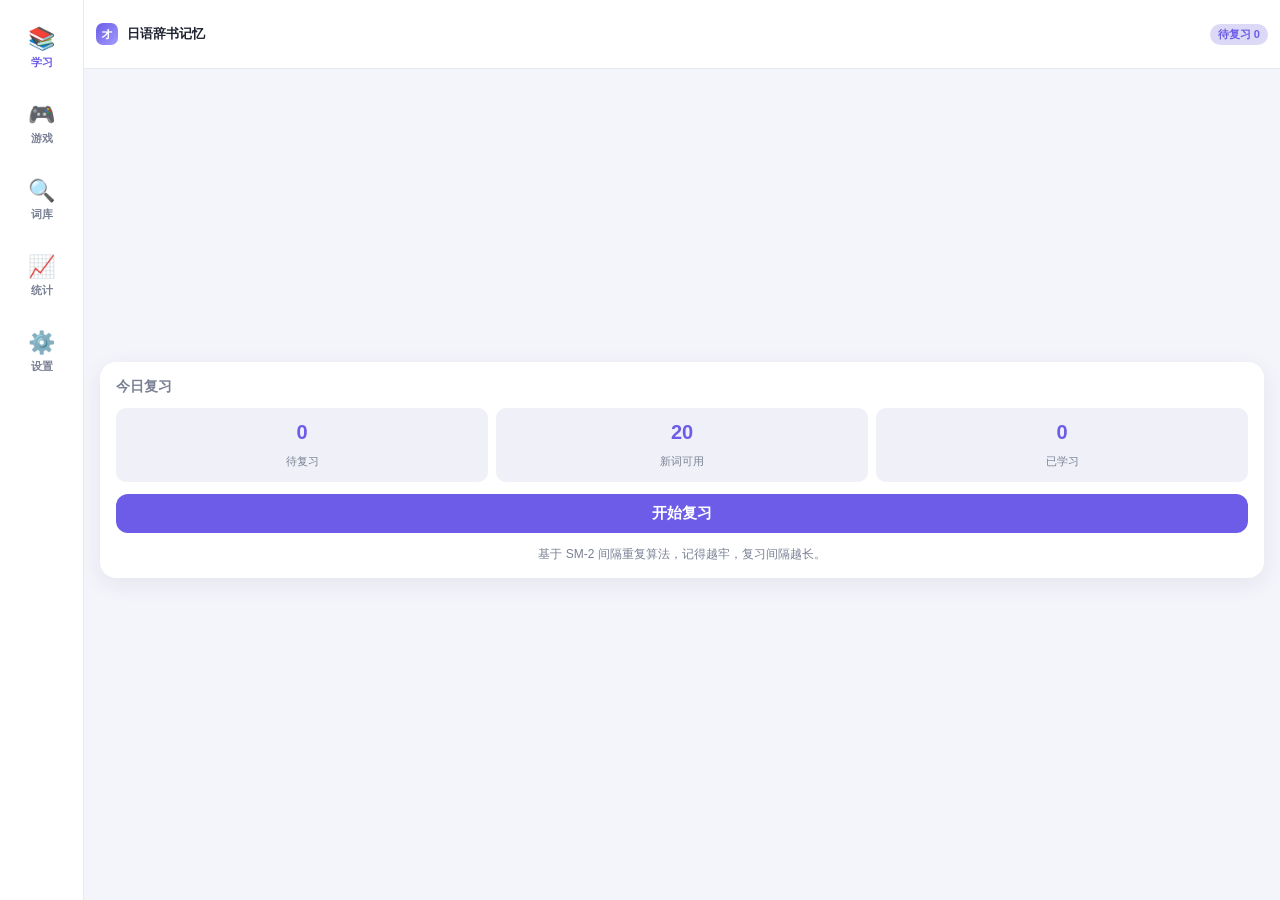
<file: index.html>
<!DOCTYPE html>
<html lang="zh-CN">
<head>
<meta charset="UTF-8">
<meta name="viewport" content="width=device-width, initial-scale=1.0, maximum-scale=1.0, user-scalable=no, viewport-fit=cover">
<meta name="theme-color" content="#6c5ce7">
<meta name="description" content="日语辞书学习应用：拟声词 + 常用汉字，科学间隔重复 + 趣味小游戏">
<link rel="manifest" href="manifest.json">
<link rel="icon" href="icon.svg" type="image/svg+xml">
<title>日语辞书记忆 · 拟声词 & 汉字</title>
<link rel="stylesheet" href="style.css">
</head>
<body data-theme="light">
<div id="app">
  <header class="topbar">
    <div class="brand">
      <span class="logo">オ</span>
      <div>
        <div class="title">日语辞书记忆</div>
        <div class="subtitle" id="topSub">拟声词辞书 · オノマトペ</div>
      </div>
    </div>
    <div class="header-stat" id="headerStat">待复习 0</div>
  </header>

  <main class="content">
    <!-- 学习 / 复习 -->
    <section id="view-learn" class="view active">
      <div class="hero-card">
        <div class="hero-title">今日复习</div>
        <div class="hero-nums">
          <div><b id="dueCount">0</b><span>待复习</span></div>
          <div><b id="newCount">0</b><span>新词可用</span></div>
          <div><b id="learnedCount">0</b><span>已学习</span></div>
        </div>
        <button id="startReview" class="btn btn-primary btn-block">开始复习</button>
        <div class="hint">基于 SM-2 间隔重复算法，记得越牢，复习间隔越长。</div>
      </div>
    </section>

    <!-- 复习 / 背词（独立页面） -->
    <section id="view-review" class="view">
      <div class="game-head">
        <span class="gback" id="reviewBack">‹ 返回</span>
        <span style="font-weight:800">复习中</span>
        <span class="gstat" id="reviewRemain2"></span>
      </div>
      <div id="reviewArea" class="review-area hidden">
        <div class="review-progress">
          <div class="bar"><i id="reviewBar"></i></div>
          <span id="reviewRemain">剩余 0</span>
        </div>
        <div class="flashcard" id="flashcard">
          <div class="fc-front">
            <div class="fc-tag" id="fcTag">单词</div>
            <div class="fc-word" id="fcWord">—</div>
            <div class="fc-romaji" id="fcRomaji">—</div>
            <button class="btn btn-ghost btn-block" id="showAnswer">显示答案</button>
          </div>
          <div class="fc-back hidden" id="fcBack">
            <div class="fc-backword" id="fcBackWord">—</div>
            <div class="fc-translation" id="fcTranslation">—</div>
            <div class="fc-colloc" id="fcColloc"></div>
            <div class="grade-row">
              <button class="btn grade g0" data-q="1">不会</button>
              <button class="btn grade g3" data-q="3">勉强</button>
              <button class="btn grade g4" data-q="4">还行</button>
              <button class="btn grade g5" data-q="5">流利</button>
            </div>
          </div>
        </div>
      </div>

      <div id="reviewDone" class="done-card hidden">
        <div class="done-emoji">🎉</div>
        <div class="done-title">本轮复习完成！</div>
        <div class="done-sub" id="doneSub"></div>
        <button class="btn btn-primary btn-block" id="doneClose">返回</button>
      </div>
    </section>

    <!-- 游戏 -->
    <section id="view-games" class="view">
      <h2 class="sec-title">趣味小游戏</h2>
      <div class="game-grid">
        <div class="game-card" data-game="match">
          <div class="game-ico">🃏</div><div class="game-name">配对消消乐</div>
          <div class="game-desc">点击单词与释义配对消除</div>
        </div>
        <div class="game-card" data-game="quiz">
          <div class="game-ico">⚡</div><div class="game-name">四选一速答</div>
          <div class="game-desc">看词选义，挑战连击与速度</div>
        </div>
        <div class="game-card" data-game="memory">
          <div class="game-ico">🧠</div><div class="game-name">记忆翻牌</div>
          <div class="game-desc">翻牌找出词义配对</div>
        </div>
        <div class="game-card" data-game="type">
          <div class="game-ico">⌨️</div><div class="game-name">拼写挑战</div>
          <div class="game-desc">看释义拼写出罗马音</div>
        </div>
      </div>
    </section>

    <!-- 游戏进行中（独立页面） -->
    <section id="view-gameplay" class="view">
      <div id="gameArea" class="game-area"></div>
    </section>

    <!-- 词库 -->
    <section id="view-dict" class="view">
      <div class="search-bar">
        <input id="dictSearch" type="search" placeholder="搜索单词 / 罗马音 / 释义…" autocomplete="off">
      </div>
      <div class="chips" id="dictChips">
        <button class="chip active" data-filter="all">全部</button>
        <button class="chip" data-filter="new">未学</button>
        <button class="chip" data-filter="learning">学习中</button>
        <button class="chip" data-filter="due">待复习</button>
        <button class="chip" data-filter="mastered">已掌握</button>
      </div>
      <div class="dict-banner" id="dictScopeLabel">当前辞书：拟声词（284 词条）</div>
      <div id="dictList" class="dict-list"></div>
    </section>

    <!-- 统计 -->
    <section id="view-stats" class="view">
      <h2 class="sec-title">学习统计</h2>
      <div class="stat-grid" id="statGrid"></div>
      <h3 class="sec-sub">掌握度分布</h3>
      <div class="mastery" id="masteryBars"></div>
      <h3 class="sec-sub">最近 7 天复习</h3>
      <div class="week-bars" id="weekBars"></div>
      <h3 class="sec-sub">做题表现趋势</h3>
      <div class="chips" id="perfChips"></div>
      <div id="perfCharts"></div>
    </section>

    <!-- 设置 -->
    <section id="view-settings" class="view">
      <h2 class="sec-title">设置</h2>
      <div class="setting-row">
        <label>当前辞书</label>
        <div class="dict-switch" id="dictSwitch">
          <button class="dict-btn active" data-dict="onomato">拟声词辞书</button>
          <button class="dict-btn" data-dict="kanji">汉字辞书</button>
        </div>
      </div>
      <div class="hint" style="text-align:left;margin:-4px 0 12px;font-size:12px">以下三项参数对两本辞书分别生效，互不影响</div>
      <div class="setting-row">
        <label>每日新词上限</label>
        <input type="range" id="setNewPerDay" min="0" max="50" step="1">
        <span id="setNewPerDayVal" class="set-val">20</span>
      </div>
      <div class="setting-row">
        <label>配对游戏词数</label>
        <input type="range" id="setMatch" min="4" max="14" step="2">
        <span id="setMatchVal" class="set-val">8</span>
      </div>
      <div class="setting-row">
        <label>速答题数</label>
        <input type="range" id="setQuiz" min="5" max="20" step="1">
        <span id="setQuizVal" class="set-val">10</span>
      </div>
      <div class="setting-row toggle">
        <label>正反向背词（双向记忆）</label>
        <input type="checkbox" id="setReverse" class="switch">
      </div>
      <div class="setting-row toggle">
        <label>深色主题</label>
        <input type="checkbox" id="setDark" class="switch">
      </div>
      <div class="setting-row">
        <label>主题配色</label>
        <div class="accent-swatches" id="accentSwatches">
          <button class="swatch" data-color="#6c5ce7" style="--c:#6c5ce7" title="紫"></button>
          <button class="swatch" data-color="#0984e3" style="--c:#0984e3" title="蓝"></button>
          <button class="swatch" data-color="#00b894" style="--c:#00b894" title="青绿"></button>
          <button class="swatch" data-color="#fd79a8" style="--c:#fd79a8" title="粉"></button>
          <button class="swatch" data-color="#e17055" style="--c:#e17055" title="橙"></button>
          <button class="swatch" data-color="#e84393" style="--c:#e84393" title="品红"></button>
        </div>
      </div>
      <div class="setting-actions">
        <button class="btn btn-ghost" id="exportBtn">导出进度</button>
        <button class="btn btn-ghost" id="importBtn">导入进度</button>
        <input type="file" id="importFile" accept="application/json" hidden>
      </div>
      <button class="btn btn-danger btn-block" id="resetBtn">清空所有进度</button>
      <div class="about">拟声词 284 词 · 常用汉字 2137 字<br>当前辞书：<b id="aboutLine">拟声词</b></div>
    </section>
  </main>

  <nav class="tabbar">
    <button class="tab active" data-view="learn"><span>📚</span>学习</button>
    <button class="tab" data-view="games"><span>🎮</span>游戏</button>
    <button class="tab" data-view="dict"><span>🔍</span>词库</button>
    <button class="tab" data-view="stats"><span>📈</span>统计</button>
    <button class="tab" data-view="settings"><span>⚙️</span>设置</button>
  </nav>
</div>

<div id="modal" class="modal hidden">
  <div class="modal-box" id="modalBox"></div>
</div>

<div id="confetti" class="confetti"></div>

<script src="data.js"></script>
<script src="app.js"></script>
</body>
</html>
</file>
<file: style.css>
:root{
  --bg:#f4f5fb; --surface:#ffffff; --surface-2:#f0f1f8;
  --text:#1f2330; --muted:#7a8094; --border:#e7e9f2;
  --primary:#6c5ce7; --primary-d:#5a4bd6; --primary-soft:#efeaff;
  --green:#16a34a; --red:#e23b3b; --amber:#f59e0b; --blue:#3b82f6;
  --shadow:0 6px 22px rgba(40,40,80,.08);
  --radius:16px;
}
[data-theme="dark"]{
  --bg:#15161d; --surface:#1f212b; --surface-2:#272a36;
  --text:#eef0f6; --muted:#9aa0b4; --border:#2e3140;
  --primary:#8b7bff; --primary-d:#7a6af0; --primary-soft:#2a2740;
  --shadow:0 6px 22px rgba(0,0,0,.35);
}
*{box-sizing:border-box;-webkit-tap-highlight-color:transparent;}
html,body{margin:0;padding:0;}
body{
  font-family:-apple-system,BlinkMacSystemFont,"Segoe UI","PingFang SC","Hiragino Sans GB","Microsoft YaHei",sans-serif;
  background:var(--bg); color:var(--text); line-height:1.55;
  overscroll-behavior:none;
}
#app{max-width:560px; margin:0 auto; min-height:100vh; display:flex; flex-direction:column;
  background:var(--bg); position:relative; padding-bottom:64px;}

/* top bar */
.topbar{position:sticky; top:0; z-index:20; display:flex; justify-content:space-between; align-items:center;
  padding:10px 14px; background:var(--surface); border-bottom:1px solid var(--border);
  max-height:20%; min-height:40px;}
.brand{display:flex; align-items:center; gap:9px;}
.logo{width:32px; height:32px; border-radius:9px; background:linear-gradient(135deg,var(--primary),#a29bfe);
  color:#fff; font-weight:800; display:flex; align-items:center; justify-content:center; font-size:15px;}
.title{font-weight:800; font-size:15px; line-height:1.2;}
.subtitle{font-size:10px; color:var(--muted); line-height:1.2;}
.header-stat{font-size:12px; font-weight:700; color:var(--primary);
  background:var(--primary-soft); padding:4px 10px; border-radius:999px;}

/* content */
.content{flex:1; padding:16px; width:100%;}
.view{display:none; animation:fade .25s ease;}
.view.active{display:block;}
@keyframes fade{from{opacity:0; transform:translateY(6px);} to{opacity:1; transform:none;}}
.hidden{display:none !important;}
.sec-title{font-size:18px; font-weight:800; margin:4px 2px 14px;}
.sec-sub{font-size:14px; font-weight:700; margin:22px 2px 10px; color:var(--muted);}

/* buttons */
.btn{border:none; border-radius:12px; padding:12px 16px; font-size:15px; font-weight:700;
  cursor:pointer; transition:transform .08s, background .15s; font-family:inherit; color:var(--text);}
.btn:active{transform:scale(.97);}
.btn-block{width:100%;}
.btn-primary{background:var(--primary); color:#fff;}
.btn-primary:hover{background:var(--primary-d);}
.btn-ghost{background:var(--surface-2); color:var(--text);}
.btn-danger{background:#fff0f0; color:var(--red); border:1px solid #ffd9d9;}
[data-theme="dark"] .btn-danger{background:#3a2020; color:#ff9a9a; border-color:#5a2a2a;}

/* hero / learn */
.hero-card{background:var(--surface); border-radius:var(--radius); padding:20px; box-shadow:var(--shadow);}
.hero-title{font-weight:800; font-size:15px; color:var(--muted);}
.hero-nums{display:flex; gap:10px; margin:14px 0 18px;}
.hero-nums>div{flex:1; background:var(--surface-2); border-radius:12px; padding:12px 6px; text-align:center;}
.hero-nums b{display:block; font-size:24px; color:var(--primary);}
.hero-nums span{font-size:11px; color:var(--muted);}
.hint{font-size:12px; color:var(--muted); margin-top:12px; text-align:center;}

/* review */
.review-area{margin-top:16px;}
.review-progress{display:flex; align-items:center; gap:10px; margin-bottom:12px;}
.review-progress .bar{flex:1; height:8px; background:var(--surface-2); border-radius:999px; overflow:hidden;}
.review-progress .bar i{display:block; height:100%; width:0; background:var(--primary); transition:width .3s;}
.review-progress span{font-size:12px; color:var(--muted); white-space:nowrap;}
.flashcard{background:var(--surface); border-radius:var(--radius); box-shadow:var(--shadow);
  padding:24px 20px; min-height:340px; display:flex; flex-direction:column; justify-content:space-between;}
.fc-tag{display:inline-block; font-size:12px; font-weight:700; color:var(--primary);
  background:var(--primary-soft); padding:4px 10px; border-radius:999px; align-self:flex-start;}
.fc-word{font-size:clamp(40px,13vw,72px); font-weight:900; text-align:center; margin:18px 0 6px; letter-spacing:1px;}
.fc-romaji{font-size:18px; color:var(--muted); text-align:center; font-style:italic;}
.fc-translation{font-size:clamp(22px,6vw,30px); font-weight:800; text-align:center; margin:8px 0 18px;}
.fc-colloc{background:var(--surface-2); border-radius:12px; padding:14px; font-size:14px; margin-bottom:18px;}
.col-row{display:flex; gap:10px; padding:9px 2px; border-bottom:1px solid var(--border); font-size:14px;}
.col-row:last-child{border-bottom:none;}
.col-k{flex:0 0 84px; color:var(--muted); font-size:13px; font-weight:600;}
.col-v{flex:1; font-weight:600; word-break:break-word;}
.col-none{color:var(--muted); font-style:italic;}
.grade-row{display:grid; grid-template-columns:repeat(4,1fr); gap:8px;}
.grade{padding:14px 4px; font-size:14px; color:#fff;}
.g0{background:#e8714f;} .g3{background:#f0a93b;} .g4{background:#5aa9e6;} .g5{background:#34b374;}

.done-card{background:var(--surface); border-radius:var(--radius); box-shadow:var(--shadow);
  padding:32px 24px; text-align:center; margin-top:16px;}
.done-emoji{font-size:54px;} .done-title{font-weight:800; font-size:20px; margin:8px 0;}
.done-sub{color:var(--muted); font-size:14px; margin-bottom:18px;}

/* games */
.game-grid{display:grid; grid-template-columns:1fr 1fr; gap:12px;}
.game-card{background:var(--surface); border-radius:var(--radius); padding:18px; box-shadow:var(--shadow);
  cursor:pointer; transition:transform .1s;}
.game-card:active{transform:scale(.97);}
.game-ico{font-size:32px;} .game-name{font-weight:800; margin-top:6px;}
.game-desc{font-size:12px; color:var(--muted); margin-top:2px;}
.game-area{margin-top:16px; background:var(--surface); border-radius:var(--radius);
  box-shadow:var(--shadow); padding:16px; min-height:420px;}
.game-head{display:flex; justify-content:space-between; align-items:center; margin-bottom:12px;}
.game-head .gstat{font-size:13px; font-weight:700; color:var(--primary);}
.game-head .gback{font-size:13px; color:var(--muted); cursor:pointer;}

/* match / memory tiles */
.tiles{display:grid; grid-template-columns:repeat(4,1fr); gap:8px;}
.tile{padding:14px 6px; border-radius:12px; background:var(--surface-2); text-align:center;
  font-size:14px; font-weight:700; cursor:pointer; min-height:64px; display:flex; align-items:center; justify-content:center;
  user-select:none; transition:transform .1s, background .15s; word-break:break-word;}
.tile:active{transform:scale(.96);}
.tile.selected{background:var(--primary); color:#fff;}
.tile.matched{background:var(--green); color:#fff; opacity:.55; pointer-events:none;}
.tile.flipped{background:var(--primary-soft); color:var(--text);}
.tile.hidden-tile{visibility:hidden;}

/* quiz */
.quiz-word{font-size:clamp(36px,11vw,60px); font-weight:900; text-align:center; margin:18px 0 4px;}
.quiz-romaji{text-align:center; color:var(--muted); font-style:italic; margin-bottom:18px;}
.quiz-opts{display:flex; flex-direction:column; gap:10px;}
.quiz-opt{padding:16px; border-radius:12px; background:var(--surface-2); font-size:15px; font-weight:600;
  cursor:pointer; border:2px solid transparent; transition:.12s;}
.quiz-opt:active{transform:scale(.98);}
.quiz-opt.correct{background:#dcfce7; color:#166534; border-color:var(--green);}
.quiz-opt.wrong{background:#ffe4e4; color:#991b1b; border-color:var(--red);}
.quiz-feedback{text-align:center; font-weight:700; margin:12px 0; min-height:22px;}

/* type game */
.type-trans{font-size:22px; font-weight:800; text-align:center; margin:16px 0 4px;}
.type-hint{text-align:center; color:var(--muted); font-size:13px; margin-bottom:14px;}
.type-input{width:100%; padding:16px; font-size:20px; border-radius:12px; border:2px solid var(--border);
  background:var(--surface-2); color:var(--text); text-align:center; font-family:inherit; letter-spacing:1px;}
.type-input:focus{outline:none; border-color:var(--primary);}
.type-feedback{text-align:center; font-weight:700; margin:12px 0; min-height:22px;}
.type-feedback.ok{color:var(--green);} .type-feedback.no{color:var(--red);}

/* result */
.result-card{text-align:center; padding:10px;}
.result-emoji{font-size:48px;}
.result-score{font-size:40px; font-weight:900; color:var(--primary);}
.result-line{color:var(--muted); margin:4px 0 16px;}
.vocab-title{font-weight:800; font-size:14px; margin:6px 0 10px; color:var(--text); text-align:left;}
.vocab-list{display:grid; grid-template-columns:1fr 1fr; gap:8px; margin-top:4px;}
.vcard{background:var(--surface-2); border-radius:10px; padding:8px 10px; text-align:left;}
.vcard .v-word{font-weight:900; font-size:15px;}
.vcard .v-rom{font-size:11px; color:var(--muted); font-style:italic; font-weight:600; margin-left:4px;}
.vcard .v-trans{font-size:12px; color:var(--muted); margin-top:2px; word-break:break-word;}

/* dictionary */
.search-bar input{width:100%; padding:13px 16px; border-radius:12px; border:1px solid var(--border);
  background:var(--surface); color:var(--text); font-size:15px; font-family:inherit;}
.search-bar input:focus{outline:none; border-color:var(--primary);}
.chips{display:flex; gap:8px; overflow-x:auto; padding:12px 2px; margin-bottom:4px;}
.chip{border:none; background:var(--surface-2); color:var(--muted); padding:7px 14px; border-radius:999px;
  font-size:13px; font-weight:700; white-space:nowrap; cursor:pointer; font-family:inherit;}
.chip.active{background:var(--primary); color:#fff;}
.chips-sub{margin-top:-2px;}
.chips-label{flex:0 0 auto; align-self:center; font-size:12px; color:var(--muted); font-weight:700;}
.di-type{flex:0 0 auto; font-size:11px; font-weight:800; padding:3px 8px; border-radius:8px; margin-left:4px;}
.di-type.t-kanji{background:#e7f0ff; color:#1d6fd6;}
.di-type.t-ono{background:#fdeef6; color:#c93b8e;}
.m-variant{font-size:14px; color:var(--muted); font-weight:500;}
.dict-list{display:flex; flex-direction:column; gap:10px;}
.dict-item{background:var(--surface); border-radius:14px; padding:14px 16px; box-shadow:var(--shadow);
  cursor:pointer; display:flex; align-items:center; gap:12px;}
.dict-item .di-left{flex:0 0 auto; min-width:96px;}
.dict-item .di-word{font-size:22px; font-weight:900;}
.dict-item .di-main{flex:1; min-width:0;}
.dict-item .di-rom{font-size:12px; color:var(--muted); font-style:italic; line-height:1.5; overflow-wrap:break-word;}
.dict-item .di-trans{font-size:14px; color:var(--muted); margin-top:2px; line-height:1.5; overflow-wrap:break-word;}
.badge{font-size:11px; font-weight:700; padding:3px 9px; border-radius:999px; white-space:nowrap;}
.badge.new{background:#eef0f6; color:#7a8094;}
.badge.learning{background:#fff3df; color:#c47d10;}
.badge.due{background:#ffe1e1; color:#d23b3b;}
.badge.mastered{background:#dcfce7; color:#16a34a;}
[data-theme="dark"] .badge.new{background:#2a2d39; color:#9aa0b4;}

/* stats */
.stat-grid{display:grid; grid-template-columns:1fr 1fr; gap:12px;}
.stat-box{background:var(--surface); border-radius:var(--radius); padding:16px; box-shadow:var(--shadow);}
.stat-box b{display:block; font-size:28px; font-weight:900; color:var(--primary);}
.stat-box span{font-size:12px; color:var(--muted);}
.mastery .mrow{display:flex; align-items:center; gap:10px; margin:8px 0;}
.mastery .mlabel{width:70px; font-size:13px; color:var(--muted);}
.mastery .mbar{flex:1; height:14px; background:var(--surface-2); border-radius:999px; overflow:hidden;}
.mastery .mbar i{display:block; height:100%; border-radius:999px;}
.mastery .mval{width:40px; text-align:right; font-size:13px; font-weight:700;}
.week-bars{display:flex; gap:8px; align-items:flex-end; height:120px; padding:10px 4px;}
.week-bars .wb{flex:1; display:flex; flex-direction:column; align-items:center; gap:6px; height:100%; justify-content:flex-end;}
.week-bars .wb .col{width:100%; background:var(--primary); border-radius:6px 6px 0 0; min-height:4px; transition:height .3s;}
.week-bars .wb .d{font-size:11px; color:var(--muted);}

/* settings */
.setting-row{display:flex; align-items:center; gap:12px; background:var(--surface); border-radius:14px;
  padding:14px 16px; margin-bottom:10px; box-shadow:var(--shadow);}
.setting-row label{flex:1; font-size:14px; font-weight:600;}
.set-val{font-size:14px; font-weight:800; color:var(--primary); min-width:28px; text-align:right;}
.setting-row input[type=range]{flex:1; accent-color:var(--primary);}
.switch{appearance:none; width:46px; height:26px; background:var(--surface-2); border-radius:999px; position:relative; cursor:pointer; transition:.2s; flex:0 0 auto;}
.switch:checked{background:var(--primary);}
.switch::after{content:""; position:absolute; width:20px; height:20px; border-radius:50%; background:#fff; top:3px; left:3px; transition:.2s;}
.switch:checked::after{left:23px;}
.setting-actions{display:flex; gap:10px; margin:6px 0;}
.setting-actions .btn{flex:1;}
.about{text-align:center; color:var(--muted); font-size:12px; margin-top:18px;}
.accent-swatches{display:flex; gap:10px; flex-wrap:wrap;}
.swatch{width:26px; height:26px; border-radius:50%; border:none; background:var(--c); cursor:pointer; padding:0; transition:transform .12s, outline .12s;}
.swatch:active{transform:scale(.9);}
.swatch.active{outline:3px solid var(--c); outline-offset:3px;}

/* tabbar */
.tabbar{position:fixed; bottom:0; left:50%; transform:translateX(-50%); width:100%; max-width:560px;
  display:flex; background:var(--surface); border-top:1px solid var(--border); z-index:30;
  padding-bottom:env(safe-area-inset-bottom);}
.tab{flex:1; border:none; background:none; padding:8px 0 10px; font-size:11px; color:var(--muted);
  display:flex; flex-direction:column; align-items:center; gap:2px; cursor:pointer; font-family:inherit; font-weight:600;}
.tab span{font-size:20px;}
.tab.active{color:var(--primary);}

/* modal */
.modal{position:fixed; inset:0; background:rgba(10,12,20,.5); z-index:50; display:flex; align-items:flex-end; justify-content:center;}
.modal-box{background:var(--surface); width:100%; max-width:560px; border-radius:20px 20px 0 0; padding:22px 18px;
  max-height:85vh; overflow:auto; animation:slideup .25s ease;}
@keyframes slideup{from{transform:translateY(40px); opacity:.6;} to{transform:none; opacity:1;}}
.modal-box h3{margin:0 0 12px; font-size:20px; font-weight:900;}
.modal-box .m-word{font-size:40px; font-weight:900; text-align:center;}
.modal-box .m-rom{text-align:center; color:var(--muted); font-style:italic; margin-bottom:14px; line-height:1.5; overflow-wrap:break-word;}
.modal-box .m-row{display:flex; gap:10px; margin:10px 0; font-size:14px;}
.modal-box .m-k{color:var(--muted); min-width:80px;}
.modal-box .m-close{margin-top:16px;}

/* confetti */
.confetti{position:fixed; inset:0; pointer-events:none; z-index:60; overflow:hidden;}
.confetti i{position:absolute; top:-12px; width:9px; height:14px; opacity:.95; animation:fall linear forwards;}
@keyframes fall{to{transform:translateY(110vh) rotate(720deg); opacity:.7;}}

@media (min-width:600px){
  #app{box-shadow:0 0 40px rgba(0,0,0,.08);}
  .modal{align-items:center;}
  .modal-box{border-radius:20px;}
}

/* dictionary switcher (settings) */
.dict-switch{display:flex; flex:0 0 auto; background:var(--surface-2); border-radius:999px; padding:3px; gap:2px;}
.dict-btn{border:none; background:transparent; color:var(--muted); padding:8px 14px; border-radius:999px;
  font-size:13px; font-weight:800; cursor:pointer; font-family:inherit; transition:.15s; white-space:nowrap;}
.dict-btn.active{background:var(--primary); color:#fff; box-shadow:0 2px 6px rgba(0,0,0,.15);}

/* dictionary banner (dict page) */
.dict-banner{font-size:12px; font-weight:700; color:var(--muted); padding:4px 2px 0; margin-bottom:2px;}

/* kanji reading table (header + one row per reading with its examples) */
.ktable{display:flex; flex-direction:column; margin-top:2px; border:1px solid var(--border); border-radius:11px; overflow:hidden;}
.khead,.krow{display:grid; grid-template-columns:64px 104px 1fr; gap:10px; align-items:center; padding:8px 12px;}
.khead{background:var(--surface-2); font-size:11px; color:var(--muted); font-weight:800; letter-spacing:.05em;}
.khead span:last-child{text-align:right;}
.krow{border-top:1px solid var(--border);}
.kkind{font-size:11px; font-weight:800; white-space:nowrap; padding:2px 9px; border-radius:7px; justify-self:start;}
.kkind.k-on{color:#1d6fd6; background:#e7f0ff;}   /* 音读 */
.kkind.k-kun{color:#b26a00; background:#fff0d9;}  /* 訓読 */
[data-theme="dark"] .kkind.k-on{color:#8ab6f5; background:rgba(60,110,190,.28);}
[data-theme="dark"] .kkind.k-kun{color:#f0b45c; background:rgba(180,120,30,.28);}
.kkana{font-size:16px; font-weight:800; letter-spacing:.02em;}
.kex{font-size:13.5px; color:var(--text); line-height:1.55; text-align:right;}

/* per-game performance charts */
.perf-svg{width:100%; height:auto; display:block;}
.perf-svg .pgrid{stroke:var(--border);}
.perf-chart{background:var(--surface); border-radius:14px; padding:12px 12px 8px; margin-bottom:10px; box-shadow:var(--shadow);}
.perf-title{font-size:13px; font-weight:700; color:var(--text); margin-bottom:4px;}
.perf-summary{font-size:12px; color:var(--muted); margin:6px 0 10px;}

/* typing feedback readings */
.type-feedback .tf-ans{font-weight:800;}
.type-feedback .tf-readings{display:block; margin-top:5px; font-size:12.5px; line-height:1.7;}
.type-feedback .tf-kind{display:inline-block; padding:1px 8px; border-radius:6px; font-size:11px; font-weight:800; margin-right:5px;}
.type-feedback .tf-kind.k-on{color:#1d6fd6; background:#e7f0ff;}
.type-feedback .tf-kind.k-kun{color:#b26a00; background:#fff0d9;}
.type-feedback .tf-k{font-weight:800; margin-right:8px;}
[data-theme="dark"] .type-feedback .tf-kind.k-on{color:#8ab6f5; background:rgba(60,110,190,.28);}
[data-theme="dark"] .type-feedback .tf-kind.k-kun{color:#f0b45c; background:rgba(180,120,30,.28);}

/* ---- 竖屏宽度自适配 ---- */
@media (max-width:380px){
  .content{padding:12px;}
  .dict-item{padding:12px 13px;}
  .khead,.krow{grid-template-columns:56px 88px 1fr; gap:8px; padding:8px 10px;}
  .hero-card{padding:18px;}
}

/* ---- 横屏：左右分栏（左侧导航 + 右侧内容）---- */
@media (orientation:landscape) and (min-width:600px){
  #app{display:grid; grid-template-columns:84px 1fr; max-width:none; padding-bottom:0; box-shadow:none;}
  .topbar{grid-column:2; grid-row:1; position:sticky; top:0;}
  .content{grid-column:2; grid-row:2; min-width:0;}
  .tabbar{grid-column:1; grid-row:1/3; position:sticky; top:0; align-self:start; height:100vh;
    left:auto; transform:none; width:84px; max-width:none; flex-direction:column;
    border-top:none; border-right:1px solid var(--border); padding-top:10px; overflow-y:auto;}
  .tab{flex:0 0 auto; flex-direction:column; gap:3px; padding:16px 0;}
  .tab span{font-size:22px;}
}

/* 横屏做题界面：内容区内左右分栏（题面左 / 选项输入右） */
@media (orientation:landscape) and (min-width:600px){
  .quiz-pane,.type-pane{display:grid; grid-template-columns:1fr 1fr; gap:24px; align-items:start; margin-top:10px;}
  .q-left{text-align:center;}
  .q-left .quiz-word{font-size:38px;}
  .t-left{text-align:center;}
  .t-left .type-trans{font-size:26px;}
  .q-right .quiz-opt{font-size:16px; padding:14px 16px;}
}

/* 横屏：标题栏进一步压缩 */
@media (orientation:landscape) and (min-width:600px){
  .topbar{padding:6px 14px;}
  .logo{width:26px; height:26px; border-radius:8px; font-size:13px;}
  .title{font-size:14px;}
  .subtitle{font-size:10px;}
  .header-stat{padding:3px 9px; font-size:11px;}
}

/* 横屏：学习/游戏页头部压缩 + 分栏垂直居中 */
@media (orientation:landscape) and (min-width:600px){
  .topbar{padding:3px 12px;}
  .logo{width:22px; height:22px; border-radius:7px; font-size:12px;}
  .title{font-size:13px;}
  .subtitle{display:none;}
  .header-stat{padding:2px 8px; font-size:11px;}
  .hero-card{padding:12px 16px;}
  .hero-title{font-size:14px;}
  .hero-nums{margin:8px 0 10px; gap:8px;}
  .hero-nums>div{padding:8px 4px; border-radius:10px;}
  .hero-nums b{font-size:19px;}
  .sec-title{font-size:15px; margin:2px 2px 10px;}
  .game-grid{grid-template-columns:repeat(4,1fr); gap:10px;}
  .game-card{padding:12px;}
  .game-ico{font-size:24px;}
  .quiz-pane,.type-pane{min-height:calc(100vh - 40px); align-items:center;}
}

/* 横屏：学习页 hero 改水平单行、游戏页再压缩 */
@media (orientation:landscape) and (min-width:600px){
  .hero-card{flex-direction:row; align-items:center; gap:14px; flex-wrap:wrap; padding:10px 14px;}
  .hero-title{margin:0; flex:0 0 auto;}
  .hero-nums{flex:1 1 auto; margin:0; min-width:230px;}
  .hero-nums>div{padding:6px 4px;}
  .hero-nums b{font-size:17px;}
  .hero-nums span{font-size:10px;}
  .hero-card .btn{width:100%; flex:1 1 100%; padding:10px 18px; margin-top:8px; text-align:center;}
  .hero-card .hint{display:none;}
  .game-card{padding:10px 8px;}
  .game-ico{font-size:22px;}
  .game-name{font-size:13px; margin-top:4px;}
  .game-desc{font-size:11px;}
}

/* 横屏：学习/游戏页内容更饱满（撤销过度压缩） */
@media (orientation:landscape) and (min-width:600px){
  .hero-card{flex-direction:column; align-items:stretch; padding:14px 16px;}
  .hero-title{margin:0 0 2px;}
  .hero-nums{width:100%; margin:10px 0 12px;}
  .hero-nums>div{padding:9px 4px;}
  .hero-nums b{font-size:20px;}
  .hero-nums span{font-size:11px;}
  .hero-card .btn{width:100%; margin-top:0;}
  .hero-card .hint{display:block;}
  .game-grid{grid-template-columns:1fr 1fr;}
  .game-card{padding:16px;}
  .game-ico{font-size:30px;}
  .game-name{font-size:15px; margin-top:6px;}
  .game-desc{font-size:12px; margin-top:3px;}
}

/* 横屏：词库双列 */
@media (orientation:landscape) and (min-width:600px){
  .dict-list{display:grid; grid-template-columns:1fr 1fr; gap:10px;}
}

/* flashcard back: word + meaning side by side */
.fc-backword{font-size:22px; font-weight:900; margin-bottom:2px;}
</file>
